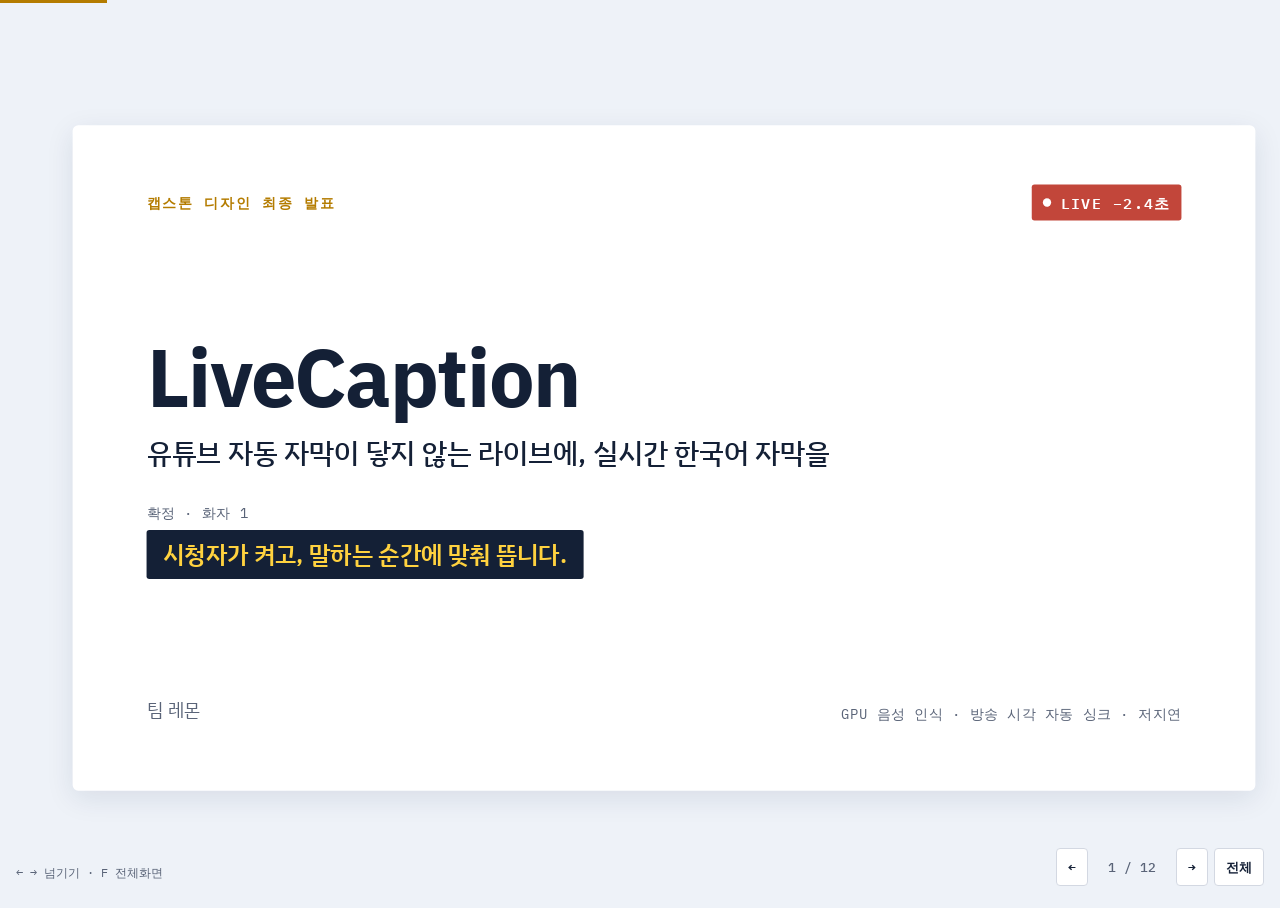
<file: presentation/livecaption-capstone.html>
<!doctype html>
<html lang="ko">
<head>
<meta charset="utf-8">
<meta name="viewport" content="width=device-width, initial-scale=1, viewport-fit=cover">
<title>LiveCaption 캡스톤 발표</title>
<meta name="claude:viewport-fit-sides" content="cover">
<link rel="preconnect" href="https://fonts.googleapis.com">
<link rel="preconnect" href="https://fonts.gstatic.com" crossorigin>
<link rel="stylesheet" href="https://fonts.googleapis.com/css2?family=IBM+Plex+Mono:wght@400;500;600&family=IBM+Plex+Sans+KR:wght@400;500;600;700&display=swap">
<style>
/* Layout: one fixed 1280x720 slide canvas, scaled to fit; a broadcast caption band (yellow on ink) is the recurring motif, timecodes in mono. */
:root {
  --bg: #eef2f8;          /* room around the slide */
  color-scheme: light;   /* one bright look on every screen and projector */
  --slide: #ffffff;       /* slide paper */
  --ink: #142036;         /* text */
  --muted: #5a6478;       /* secondary text */
  --line: #d3d8e2;        /* hairlines, table rules */
  --panel: #f2f5fa;       /* quiet panels */
  --band: #142036;        /* caption band ground */
  --band-ink: #ffd23f;    /* caption band text: subtitle yellow */
  --accent: #b47c00;      /* yellow that reads on paper */
  --signal: #2f63d6;      /* secondary: stream / clock */
  --good: #1f8a57;
  --bad: #c2463a;
  --font-display: "IBM Plex Sans KR", "Apple SD Gothic Neo", "Malgun Gothic", sans-serif;
  --font-body: "IBM Plex Sans KR", "Apple SD Gothic Neo", "Malgun Gothic", sans-serif;
  --font-mono: "IBM Plex Mono", ui-monospace, "Consolas", monospace;
}
html, body { height: 100%; }
body {
  background: var(--bg); color: var(--ink); font-family: var(--font-body);
  overflow: hidden; -webkit-font-smoothing: antialiased;
  padding-left: max(16px, env(safe-area-inset-left, 0px));
  padding-right: max(16px, env(safe-area-inset-right, 0px));
  padding-block: 0; box-sizing: border-box;
}
.stage { position: relative; width: 100%; height: 100%; display: grid; place-items: center; }
.deck { position: relative; width: 1280px; height: 720px; transform-origin: center center; flex: none; }
.slide {
  position: absolute; inset: 0; background: var(--slide); color: var(--ink);
  border-radius: 6px; box-shadow: 0 8px 30px rgba(20, 40, 80, .10);
  padding: 64px 80px 72px; box-sizing: border-box; display: none; overflow: hidden;
}
.slide.active { display: flex; flex-direction: column; animation: show .35s ease both; }
@keyframes show { from { opacity: .4; transform: translateY(6px); } to { opacity: 1; transform: none; } }
@media (prefers-reduced-motion: reduce) { .slide.active { animation: none; } }

/* type scale: 64 / 40 / 28 / 22 / 18 / 15 */
.eyebrow { font-family: var(--font-mono); font-size: 15px; letter-spacing: .14em; text-transform: uppercase; color: var(--accent); font-weight: 600; }
h1, h2, h3 { font-family: var(--font-display); margin: 0; text-wrap: balance; }
h2 { font-size: 40px; font-weight: 700; line-height: 1.25; margin-top: 12px; letter-spacing: -.01em; }
h3 { font-size: 22px; font-weight: 700; line-height: 1.35; }
p { margin: 0; }
.lead { font-size: 22px; line-height: 1.6; color: var(--muted); margin-top: 16px; max-width: 980px; }
.body { font-size: 18px; line-height: 1.6; color: var(--muted); }
.mono { font-family: var(--font-mono); font-variant-numeric: tabular-nums; }
.content { flex: 1; min-height: 0; display: flex; flex-direction: column; justify-content: center; gap: 28px; margin-top: 28px; }
.grid2 { display: grid; grid-template-columns: 1fr 1fr; gap: 40px; align-items: start; }
.grid3 { display: grid; grid-template-columns: repeat(3, 1fr); gap: 28px; }
.grid4 { display: grid; grid-template-columns: repeat(4, 1fr); gap: 20px; }
.card { background: var(--panel); border-radius: 6px; padding: 24px 26px; display: flex; flex-direction: column; gap: 10px; min-width: 0; }
.card .tag { font-family: var(--font-mono); font-size: 14px; color: var(--muted); letter-spacing: .06em; }
.card h3 + .body { margin-top: 2px; }
.minus { color: var(--bad); font-weight: 600; }
.plus { color: var(--good); font-weight: 600; }
ul.points { margin: 0; padding: 0; list-style: none; display: flex; flex-direction: column; gap: 14px; }
ul.points li { font-size: 20px; line-height: 1.5; padding-left: 26px; position: relative; }
ul.points li::before { content: ""; position: absolute; left: 0; top: .62em; width: 12px; height: 3px; background: var(--accent); }
ul.points li small { display: block; font-size: 16px; color: var(--muted); margin-top: 2px; }

/* the recurring caption band */
.band {
  display: inline-block; background: var(--band); color: var(--band-ink);
  font-family: var(--font-display); font-weight: 600; font-size: 26px; line-height: 1.45;
  padding: 8px 18px; border-radius: 3px; box-decoration-break: clone; -webkit-box-decoration-break: clone;
}
.band.dim { color: #f2e6b8; opacity: .72; font-style: italic; }
.band.speaker2 { color: #8fd4ff; }
.timecode { font-family: var(--font-mono); font-size: 15px; color: var(--muted); letter-spacing: .04em; }
.footer {
  position: absolute; left: 80px; right: 80px; bottom: 26px; display: flex; justify-content: space-between;
  font-family: var(--font-mono); font-size: 13px; color: var(--muted); letter-spacing: .05em;
}

/* title slide */
.title-slide { justify-content: space-between; }
.title-slide h1 { font-size: 88px; font-weight: 700; letter-spacing: -.02em; line-height: 1; }
.title-slide .sub { font-size: 30px; font-weight: 500; margin-top: 18px; }
.live-pill { display: inline-flex; align-items: center; gap: 10px; font-family: var(--font-mono); font-weight: 600; font-size: 16px; color: #fff; background: var(--bad); padding: 6px 12px; border-radius: 3px; letter-spacing: .08em; }
.live-pill i { width: 9px; height: 9px; border-radius: 50%; background: #fff; display: inline-block; }
.title-meta { display: flex; justify-content: space-between; align-items: flex-end; }
.title-meta .who { font-size: 20px; color: var(--muted); line-height: 1.6; }

/* tables */
table { border-collapse: collapse; width: 100%; font-size: 18px; }
th, td { text-align: left; padding: 12px 14px; border-bottom: 1px solid var(--line); vertical-align: top; }
th { font-size: 15px; color: var(--muted); font-weight: 600; letter-spacing: .04em; }
td.num, th.num { text-align: right; font-family: var(--font-mono); font-variant-numeric: tabular-nums; }
tr.ours td { background: color-mix(in srgb, var(--accent) 12%, transparent); font-weight: 600; }
.yes { color: var(--good); font-weight: 600; }
.no { color: var(--bad); font-weight: 600; }
.mid { color: var(--accent); font-weight: 600; }

/* big numbers */
.stat { display: flex; flex-direction: column; gap: 6px; }
.stat .from { font-family: var(--font-mono); font-size: 20px; color: var(--muted); text-decoration: line-through; text-decoration-thickness: 2px; }
.stat .to { font-family: var(--font-mono); font-size: 52px; font-weight: 600; color: var(--ink); line-height: 1.05; font-variant-numeric: tabular-nums; }
.stat .to small { font-size: 22px; color: var(--muted); font-weight: 500; }
.stat .label { font-size: 17px; color: var(--muted); }

/* svg text */
svg text { font-family: var(--font-body); fill: var(--ink); }
svg .m { font-family: var(--font-mono); }
svg .muted { fill: var(--muted); }
svg .acc { fill: var(--accent); }
svg .sig { fill: var(--signal); }
svg .box { fill: var(--panel); stroke: var(--line); stroke-width: 1.5; }
svg .box-strong { fill: var(--slide); stroke: var(--ink); stroke-width: 2; }
svg .flow { stroke: var(--signal); stroke-width: 3; fill: none; }
svg .flow-acc { stroke: var(--accent); stroke-width: 3; fill: none; }
svg .rule { stroke: var(--line); stroke-width: 1.5; }
svg .axis { stroke: var(--muted); stroke-width: 1.5; }

/* controls */
.controls {
  position: fixed; right: max(16px, env(safe-area-inset-right, 0px)); bottom: calc(14px + env(safe-area-inset-bottom, 0px));
  display: flex; gap: 6px; align-items: center; z-index: 5;
}
.controls button {
  font: 600 13px var(--font-mono); color: var(--ink); background: var(--slide); border: 1px solid var(--line);
  border-radius: 4px; padding: 7px 11px; cursor: pointer;
}
.controls button:hover { border-color: var(--accent); }
.controls button:focus-visible { outline: 2px solid var(--accent); outline-offset: 2px; }
.controls .count { font: 500 13px var(--font-mono); color: var(--muted); padding: 0 6px; min-width: 64px; text-align: center; }
.progress { position: fixed; left: 0; right: 0; top: env(safe-area-inset-top, 0px); height: 3px; z-index: 5; }
.progress i { display: block; height: 100%; width: 0; background: var(--accent); transition: width .25s ease; }
.hint { position: fixed; left: max(16px, env(safe-area-inset-left, 0px)); bottom: calc(18px + env(safe-area-inset-bottom, 0px)); font: 12px var(--font-mono); color: var(--muted); z-index: 5; }
@media (max-width: 640px) { .hint { display: none; } }
.fix-row { display: flex; align-items: baseline; gap: 18px; padding-bottom: 14px; border-bottom: 1px solid var(--line); }
.fix-tool { font-family: var(--font-mono); font-weight: 600; font-size: 18px; color: var(--accent); min-width: 230px; }
.fix-what { font-size: 20px; color: var(--ink); }
</style>
</head>
<body>


<div class="progress" aria-hidden="true"><i id="bar"></i></div>
<div class="stage" id="stage">
<div class="deck" id="deck">
<!-- 1. title -->
<section class="slide title-slide" data-title="표지">
  <div style="display:flex; justify-content:space-between; align-items:center">
    <span class="eyebrow">캡스톤 디자인 최종 발표</span>
    <span class="live-pill"><i></i>LIVE −2.4초</span>
  </div>
  <div>
    <h1>LiveCaption</h1>
    <p class="sub">유튜브 자동 자막이 닿지 않는 라이브에, 실시간 한국어 자막을</p>
    <div style="margin-top:36px; display:flex; flex-direction:column; gap:8px; align-items:flex-start">
      <span class="timecode">확정 · 화자 1</span>
      <span class="band">시청자가 켜고, 말하는 순간에 맞춰 뜹니다.</span>
    </div>
  </div>
  <div class="title-meta">
    <p class="who">팀 레몬</p>
    <p class="timecode">GPU 음성 인식 · 방송 시각 자동 싱크 · 저지연</p>
  </div>
</section>

<!-- 2. why -->
<section class="slide" data-title="왜 필요한가">
  <span class="eyebrow">왜 필요한가</span>
  <h2>라이브는 지금 이 순간을 같이 보는 것,<br>자막이 없으면 그 순간에서 빠진다</h2>
  <div class="content">
    <div class="grid3">
      <div class="card">
        <span class="tag">청각장애 · 난청</span>
        <h3>소리 없이 뉴스와 중계를 따라가야 한다</h3>
      </div>
      <div class="card">
        <span class="tag">소리를 켤 수 없는 곳</span>
        <h3>지하철, 사무실, 도서관에서 음소거로 본다</h3>
      </div>
      <div class="card">
        <span class="tag">외국인 · 학습자</span>
        <h3>빠른 한국어는 글로 함께 볼 때 이해된다</h3>
      </div>
    </div>
    <p class="lead">녹화 영상은 나중에 자막을 붙이면 되지만, 라이브는 <b style="color:var(--ink)">지금 장면과 맞는 자막</b>이 바로 있어야 한다.</p>
  </div>
  <div class="footer"><span>LiveCaption</span><span>02</span></div>
</section>

<!-- 3. youtube gap -->
<section class="slide" data-title="유튜브 자동 자막의 한계">
  <span class="eyebrow">유튜브 자동 자막으로는 안 되는 것</span>
  <h2>한국어 라이브에는 유튜브 자동 자막이 없다</h2>
  <div class="content">
    <div class="grid3">
      <div class="card">
        <span class="tag mono">한계 1 · 언어</span>
        <h3>라이브 자동 자막은 영어만</h3>
        <p class="body">한국어 자동 자막은 녹화 영상에서만 된다.</p>
      </div>
      <div class="card">
        <span class="tag mono">한계 2 · 방송 설정</span>
        <h3>일반 지연 방송에서만</h3>
        <p class="body">저지연·초저지연으로 송출하는 라이브에서는 켤 수 없다.</p>
      </div>
      <div class="card">
        <span class="tag mono">한계 3 · 결정권</span>
        <h3>방송자가 켜야 한다</h3>
        <p class="body">방송마다 방송자가 설정해야 하고, 시청자는 켤 수 없다.</p>
      </div>
    </div>
    <div style="display:flex; flex-direction:column; gap:10px; align-items:flex-start">
      <span class="band" style="font-size:24px">→ 한국어 뉴스·중계 라이브를 보는 시청자는 자막을 받을 방법이 없다.</span>
      <p class="body" style="font-size:14px">출처: YouTube 고객센터 「자동 자막 사용」 문서 (2026년 11월 확인). 정책은 바뀔 수 있다.</p>
    </div>
  </div>
  <div class="footer"><span>LiveCaption</span><span>03</span></div>
</section>

<!-- 4. what we built -->
<section class="slide" data-title="LiveCaption">
  <span class="eyebrow">우리가 만든 것</span>
  <h2>라이브 주소만 넣으면, 시청자 PC에서 한국어 자막이 붙는다</h2>
  <div class="content">
    <div class="grid3">
      <div class="card" style="gap:14px">
        <span class="tag mono">차별점 1</span>
        <h3 style="font-size:26px">시청자가 켠다</h3>
        <p class="body">방송자의 설정이나 협조 없이, 어떤 YouTube 라이브에든</p>
      </div>
      <div class="card" style="gap:14px">
        <span class="tag mono">차별점 2</span>
        <h3 style="font-size:26px">한국어 라이브</h3>
        <p class="body">GPU 음성 인식으로 한국어를 실시간 인식, 저지연 방송도 가능</p>
      </div>
      <div class="card" style="gap:14px">
        <span class="tag mono">차별점 3</span>
        <h3 style="font-size:26px">말한 순간에 맞춰</h3>
        <p class="body">방송 시각(PTS)으로 자막을 장면에 맞추고, 라이브와의 지연을 표시</p>
      </div>
    </div>
    <svg viewBox="0 0 1120 150" width="1120" height="150" role="img" aria-label="간단한 구조">
      <rect class="box-strong" x="0" y="40" width="220" height="70" rx="6"/>
      <text x="110" y="82" text-anchor="middle" font-size="20" font-weight="700">YouTube 라이브</text>
      <rect class="box-strong" x="420" y="0" width="300" height="60" rx="6"/>
      <text x="570" y="37" text-anchor="middle" font-size="18" font-weight="600">시청자 PC · 영상 재생</text>
      <rect class="box-strong" x="420" y="90" width="300" height="60" rx="6"/>
      <text x="570" y="127" text-anchor="middle" font-size="18" font-weight="600">GPU 서버 · 음성 인식</text>
      <path class="flow" d="M220 65 C320 65 320 30 412 30"/><path d="M412 24 L422 30 L412 36 Z" fill="var(--signal)"/>
      <path class="flow" d="M220 85 C320 85 320 120 412 120"/><path d="M412 114 L422 120 L412 126 Z" fill="var(--signal)"/>
      <path class="flow-acc" d="M720 120 H800 V30 H728"/><path d="M736 24 L726 30 L736 36 Z" fill="var(--accent)"/>
      <rect x="820" y="45" width="290" height="60" rx="4" fill="var(--band)"/>
      <text x="836" y="71" font-size="16" fill="var(--band-ink)" font-weight="600">서버는 자막만 보낸다</text>
      <text x="836" y="94" font-size="14" fill="var(--band-ink)" class="m">영상은 PC가 YouTube에서 직접</text>
    </svg>
  </div>
  <div class="footer"><span>LiveCaption</span><span>04</span></div>
</section>

<!-- 5. fix 1 -->
<section class="slide" data-title="문제 1 · 한국어 자막">
  <span class="eyebrow">고친 문제 1 · 한국어 라이브 자막이 없다</span>
  <h2>GPU에서 돌리는 실시간 음성 인식</h2>
  <div class="content">
    <div class="grid2" style="gap:40px; align-items:center">
      <div style="display:flex; flex-direction:column; gap:18px">
        <div class="fix-row"><span class="fix-tool">streamlink · FFmpeg</span><span class="fix-what">라이브에서 음성만 뽑아 16kHz로</span></div>
        <div class="fix-row"><span class="fix-tool">WhisperLive</span><span class="fix-what">들어오는 음성을 계속 인식</span></div>
        <div class="fix-row"><span class="fix-tool">faster-whisper</span><span class="fix-what">Whisper large-v3-turbo를 RTX 5080에서</span></div>
        <div class="fix-row"><span class="fix-tool">FastAPI · WebSocket</span><span class="fix-what">인식 결과를 PC로 바로 전송</span></div>
      </div>
      <div style="background:var(--band); border-radius:6px; padding:28px; display:flex; flex-direction:column; gap:14px; align-items:flex-start">
        <span class="timecode" style="color:#9aa6bd">인식 중 (흐리게)</span>
        <span class="band dim" style="padding:0; background:none">미중러 3국 정상이 처음으로 한자리에…</span>
        <span class="timecode" style="color:#9aa6bd">확정 (진하게)</span>
        <span class="band" style="padding:0; background:none">미중러 3국 정상이 처음으로 한자리에 모입니다.</span>
      </div>
    </div>
    <p class="body">들리는 대로 먼저 흐리게 보여 주고, 결과가 굳으면 확정한다.</p>
  </div>
  <div class="footer"><span>LiveCaption</span><span>05</span></div>
</section>

<!-- 6. fix 2 -->
<section class="slide" data-title="문제 2 · 싱크">
  <span class="eyebrow">고친 문제 2 · 자막이 장면과 어긋난다</span>
  <h2>도착한 순간이 아니라, 말한 순간에 붙인다</h2>
  <div class="content">
    <div class="grid2" style="gap:36px">
      <div class="card">
        <span class="tag">보통의 실시간 자막</span>
        <h3>자막이 <span class="minus">도착한 순간</span>에 표시</h3>
        <p class="body">문장마다 인식에 1.4~4.5초가 걸려서, 어떤 자막은 이르고 어떤 자막은 늦다. 한 번 맞춰도 다음 문장에서 또 어긋난다.</p>
      </div>
      <div class="card" style="background:color-mix(in srgb, var(--accent) 14%, var(--panel))">
        <span class="tag">LiveCaption</span>
        <h3>그 말이 나온 <span class="plus">방송 시각</span>에 표시</h3>
        <p class="body">인식이 얼마나 걸렸든 자막이 원래 자리에 붙는다.</p>
      </div>
    </div>
    <div class="grid2" style="gap:36px">
      <div class="fix-row"><span class="fix-tool">PTS (방송 시각)</span><span class="fix-what">영상 조각마다 박힌 시각을 공통 시계로</span></div>
      <div class="fix-row"><span class="fix-tool">FFmpeg · 로컬 프록시</span><span class="fix-what">서버와 PC가 각자 같은 시계를 읽는다</span></div>
    </div>
  </div>
  <div class="footer"><span>LiveCaption</span><span>06</span></div>
</section>

<!-- 7. fix 3 -->
<section class="slide" data-title="문제 3 · 지연">
  <span class="eyebrow">고친 문제 3 · 라이브인데 늦다</span>
  <h2>지연이 생기는 곳마다 하나씩 줄였다</h2>
  <div class="content">
    <table>
      <thead><tr><th style="width:30%">어디서 늦었나</th><th style="width:34%">무엇으로 고쳤나</th><th class="num">효과</th></tr></thead>
      <tbody>
        <tr><td>오래된 조각까지 담긴 재생목록</td><td><b>streamlink</b>의 저지연 재생목록</td><td class="num">2~3초 더 최신</td></tr>
        <tr><td>플레이어가 여유 있게 늦게 시작</td><td><b>로컬 HLS 프록시</b>: 최신 조각에서 시작, 미리 받기</td><td class="num">라이브 대비 1.6~3.3초</td></tr>
        <tr><td>음성 인식이 문장을 늦게 확정</td><td><b>인식 설정 튜닝</b> (벤치마크로 비교)</td><td class="num">확정 2.3 → 1.2초</td></tr>
        <tr><td>자막이 늦으면 영상과 어긋남</td><td><b>자동 영상 지연 · 따라잡기</b> (1.05배속)</td><td class="num">필요할 때만 자동</td></tr>
      </tbody>
    </table>
    <p class="body">영상은 서버를 거치지 않는다. 서버를 거치면 그만큼 지연이 늘어나기 때문이다.</p>
  </div>
  <div class="footer"><span>LiveCaption</span><span>07</span></div>
</section>

<!-- 8. results -->
<section class="slide" data-title="결과">
  <span class="eyebrow">결과 · YTN 라이브 실측</span>
  <h2>자막을 기다리느라 영상을 멈출 필요가 없어졌다</h2>
  <div class="content">
    <div class="grid4">
      <div class="stat"><span class="from">2.31 s</span><span class="to">1.2<small> s</small></span><span class="label">말 끝 → 확정 자막</span></div>
      <div class="stat"><span class="from">1.73 s</span><span class="to">1.2<small> s</small></span><span class="label">말 시작 → 자막 표시</span></div>
      <div class="stat"><span class="from">2.5~5 s</span><span class="to">1.6~3.3<small> s</small></span><span class="label">유튜브 최신 화면보다 늦은 정도</span></div>
      <div class="stat"><span class="from">4~8 s</span><span class="to">0<small> s</small></span><span class="label">싱크를 위해 멈춘 시간</span></div>
    </div>
    <p class="lead">자막 90개 중 85개가 장면보다 먼저 준비됐다. 인식 정확도는 약 1점 낮아졌다(0.914 → 0.90).</p>
  </div>
  <div class="footer"><span>LiveCaption</span><span>08</span></div>
</section>

<!-- 9. compare -->
<section class="slide" data-title="유튜브 자동 자막과 비교">
  <span class="eyebrow">유튜브 자동 자막과 비교</span>
  <h2>같은 라이브, 다른 결과</h2>
  <div class="content">
    <table>
      <thead><tr><th style="width:26%"></th><th>유튜브 라이브 자동 자막</th><th>LiveCaption</th></tr></thead>
      <tbody>
        <tr><td>한국어 라이브</td><td class="no">미지원 (영어만)</td><td class="yes">지원</td></tr>
        <tr><td>저지연 방송</td><td class="no">사용 불가 (일반 지연만)</td><td class="yes">방송 지연 설정과 무관</td></tr>
        <tr><td>누가 켜나</td><td class="no">방송자가 방송마다</td><td class="yes">시청자가 주소만 넣고</td></tr>
        <tr><td>타이밍</td><td>플랫폼이 정함</td><td class="yes">말한 방송 시각에 자동 배치 + 수동 보정</td></tr>
        <tr><td>라이브와의 거리</td><td>표시 없음</td><td class="yes">LIVE −초 실시간 표시</td></tr>
        <tr><td>비용</td><td class="yes">무료</td><td class="mid">GPU 서버 필요</td></tr>
      </tbody>
    </table>
    <p class="body" style="font-size:14px">유튜브 항목: YouTube 고객센터 「자동 자막 사용」 문서 기준 (2026년 11월 확인).</p>
  </div>
  <div class="footer"><span>LiveCaption</span><span>09</span></div>
</section>

<!-- 10. demo -->
<section class="slide" data-title="시연">
  <span class="eyebrow">시연</span>
  <h2>YTN 뉴스 라이브에 자막 붙이기</h2>
  <div class="content">
    <div class="grid2" style="gap:40px; align-items:center">
      <ul class="points">
        <li>주소 입력 <small class="mono">youtube.com/@ytnnews24/live</small></li>
        <li>재생과 함께 AI 자막 자동 시작</li>
        <li>흐린 자막이 진하게 확정되는 모습</li>
        <li>화면 위 <b>LIVE −초</b>와 <b>자동 싱크</b> 표시</li>
      </ul>
      <div style="background:var(--band); border-radius:6px; aspect-ratio:16/9; max-width:100%; position:relative; display:flex; align-items:flex-end; justify-content:center; padding-bottom:26px">
        <span class="live-pill" style="position:absolute; left:18px; top:16px"><i></i>LIVE −2.4초</span>
        <span class="mono" style="position:absolute; right:18px; top:18px; font-size:13px; color:#9aa6bd">자동 싱크</span>
        <span class="band" style="font-size:22px; background:rgba(0,0,0,.55)">우크라이나 유럽의 입장을 배제한 채…</span>
      </div>
    </div>
  </div>
  <div class="footer"><span>LiveCaption</span><span>10</span></div>
</section>

<!-- 11. next -->
<section class="slide" data-title="향후 과제">
  <span class="eyebrow">향후 과제</span>
  <h2>다음에 할 일</h2>
  <div class="content">
    <div class="grid3">
      <div class="card"><h3>번역 자막</h3><p class="body">인식한 한국어를 다른 언어로 바로 번역</p></div>
      <div class="card"><h3>더 낮은 지연</h3><p class="body">스트리밍 전용 인식 모델, 단어 단위 확정</p></div>
      <div class="card"><h3>더 많은 방송</h3><p class="body">YouTube 외 라이브, 웹 브라우저에서 보기</p></div>
    </div>
  </div>
  <div class="footer"><span>LiveCaption</span><span>11</span></div>
</section>

<!-- 12. end -->
<section class="slide title-slide" data-title="질의응답">
  <span class="eyebrow">감사합니다</span>
  <div>
    <h1 style="font-size:72px">질의응답</h1>
    <div style="margin-top:32px; display:flex; flex-direction:column; gap:8px; align-items:flex-start">
      <span class="timecode">확정 · 화자 1</span>
      <span class="band">질문 주시면 자막으로도 받아 적겠습니다.</span>
    </div>
  </div>
  <div class="title-meta">
    <p class="who">LiveCaption · 팀 레몬</p>
    <p class="timecode">GPU 음성 인식 · 방송 시각 자동 싱크 · 저지연</p>
  </div>
</section>

</div>
</div>

<div class="hint">← → 넘기기 · F 전체화면</div>
<div class="controls">
  <button id="prev" type="button" aria-label="이전 슬라이드">←</button>
  <span class="count" id="count">1 / 12</span>
  <button id="next" type="button" aria-label="다음 슬라이드">→</button>
  <button id="full" type="button" aria-label="전체화면">전체</button>
</div>

<script>
(function () {
  var deck = document.getElementById("deck");
  var slides = Array.prototype.slice.call(deck.querySelectorAll(".slide"));
  var count = document.getElementById("count");
  var bar = document.getElementById("bar");
  var index = 0;

  function fit() {
    var stage = document.getElementById("stage");
    var scale = Math.min(stage.clientWidth / 1280, stage.clientHeight / 720) * 0.96;
    deck.style.transform = "scale(" + scale + ")";
  }

  function show(next) {
    index = Math.max(0, Math.min(slides.length - 1, next));
    slides.forEach(function (slide, i) { slide.classList.toggle("active", i === index); });
    count.textContent = (index + 1) + " / " + slides.length;
    bar.style.width = ((index + 1) / slides.length * 100) + "%";
    var hash = "#s" + (index + 1);
    if (location.hash !== hash) { try { history.replaceState(null, "", hash); } catch (e) { /* ignore */ } }
  }

  function fromHash() {
    var match = /^#s(\d+)$/.exec(location.hash);
    return match ? parseInt(match[1], 10) - 1 : 0;
  }

  function toggleFull() {
    try {
      if (document.fullscreenElement) { document.exitFullscreen(); }
      else if (document.documentElement.requestFullscreen) {
        document.documentElement.requestFullscreen().catch(function () {});
      }
    } catch (e) { /* fullscreen not available here */ }
  }

  document.getElementById("prev").addEventListener("click", function () { show(index - 1); });
  document.getElementById("next").addEventListener("click", function () { show(index + 1); });
  document.getElementById("full").addEventListener("click", toggleFull);
  document.addEventListener("keydown", function (event) {
    if (event.target.closest && event.target.closest("button") && (event.key === " " || event.key === "Enter")) { return; }
    if (["ArrowRight", "PageDown", " ", "Enter"].indexOf(event.key) >= 0) { event.preventDefault(); show(index + 1); }
    else if (["ArrowLeft", "PageUp", "Backspace"].indexOf(event.key) >= 0) { event.preventDefault(); show(index - 1); }
    else if (event.key === "Home") { show(0); }
    else if (event.key === "End") { show(slides.length - 1); }
    else if (event.key === "f" || event.key === "F") { toggleFull(); }
  });
  deck.addEventListener("click", function (event) {
    var box = deck.getBoundingClientRect();
    show(event.clientX - box.left > box.width * 0.3 ? index + 1 : index - 1);
  });
  var touchX = null;
  document.addEventListener("touchstart", function (event) { touchX = event.touches[0].clientX; }, { passive: true });
  document.addEventListener("touchend", function (event) {
    if (touchX === null) { return; }
    var dx = event.changedTouches[0].clientX - touchX;
    if (Math.abs(dx) > 40) { show(dx < 0 ? index + 1 : index - 1); }
    touchX = null;
  });
  window.addEventListener("resize", fit);
  window.addEventListener("hashchange", function () { show(fromHash()); });
  fit();
  show(fromHash());
})();
</script>

</body>
</html>
</file>
